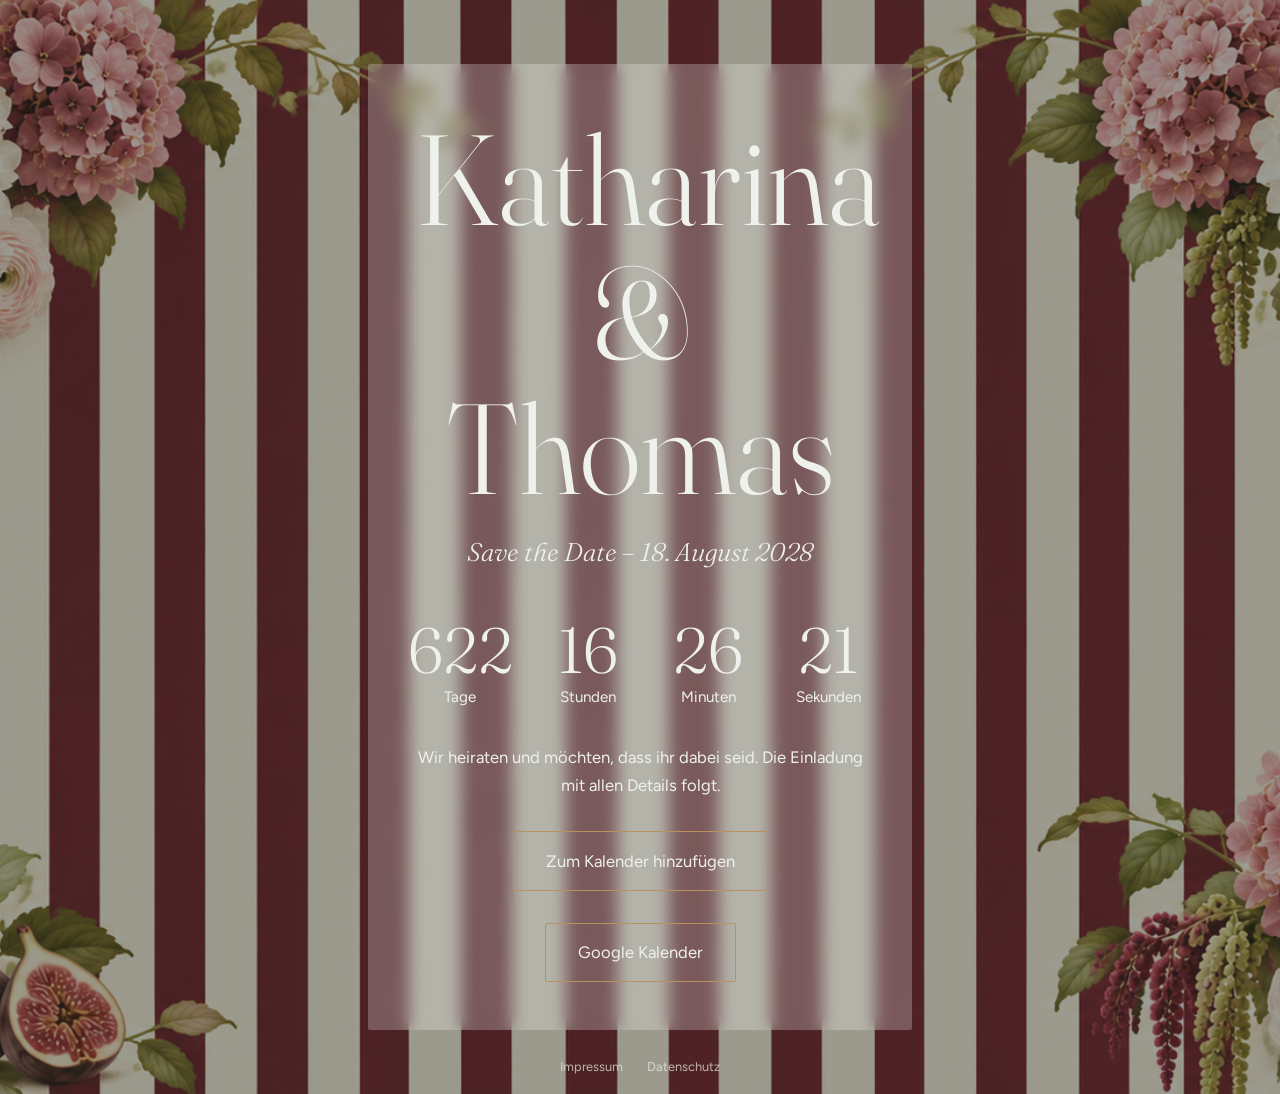
<file: index.html>
<!DOCTYPE html>
<html lang="de">
<head>
  <meta charset="utf-8">
  <meta name="viewport" content="width=device-width, initial-scale=1">
  <title>Katharina & Thomas – Save the Date</title>
  <link rel="stylesheet" href="css/design.css">
  <link rel="stylesheet" href="css/style.css">
</head>
<body>
<main>
  <section class="chapter chapter--center" id="start">
    <div class="chapter__bg"><img src="assets/images/start.jpg" alt="" onerror="this.remove()"></div>
    <div class="chapter__content panel">
      <h1>Katharina &amp; Thomas</h1>
      <p class="subtitle">Save the Date – 18. August 2028</p>

      <div class="countdown" data-date="2028-08-18T14:00:00" aria-live="off">
        <div><span data-unit="days">0</span>Tage</div>
        <div><span data-unit="hours">0</span>Stunden</div>
        <div><span data-unit="minutes">0</span>Minuten</div>
        <div><span data-unit="seconds">0</span>Sekunden</div>
      </div>

      <p style="margin-top:2rem">Wir heiraten und möchten, dass ihr dabei seid. Die Einladung mit allen Details folgt.</p>

      <div class="button-row">
        <a class="button" href="assets/save-the-date.ics" download>Zum Kalender hinzufügen</a>
        <a class="button" target="_blank" rel="noopener"
           href="https://calendar.google.com/calendar/event?action=TEMPLATE&tmeid=Mzkya2plZW11b2xxNWx0dDc3dGZqNHVsNnIgdGhvbS53ZWlzczUxQG0&tmsrc=thom.weiss51%40gmail.com">Google Kalender</a>
      </div>
    </div>

    <footer class="legal-links">
      <a href="impressum.html">Impressum</a>
      <a href="datenschutz.html">Datenschutz</a>
    </footer>
  </section>
</main>
<script src="js/main.js"></script>
</body>
</html>
</file>
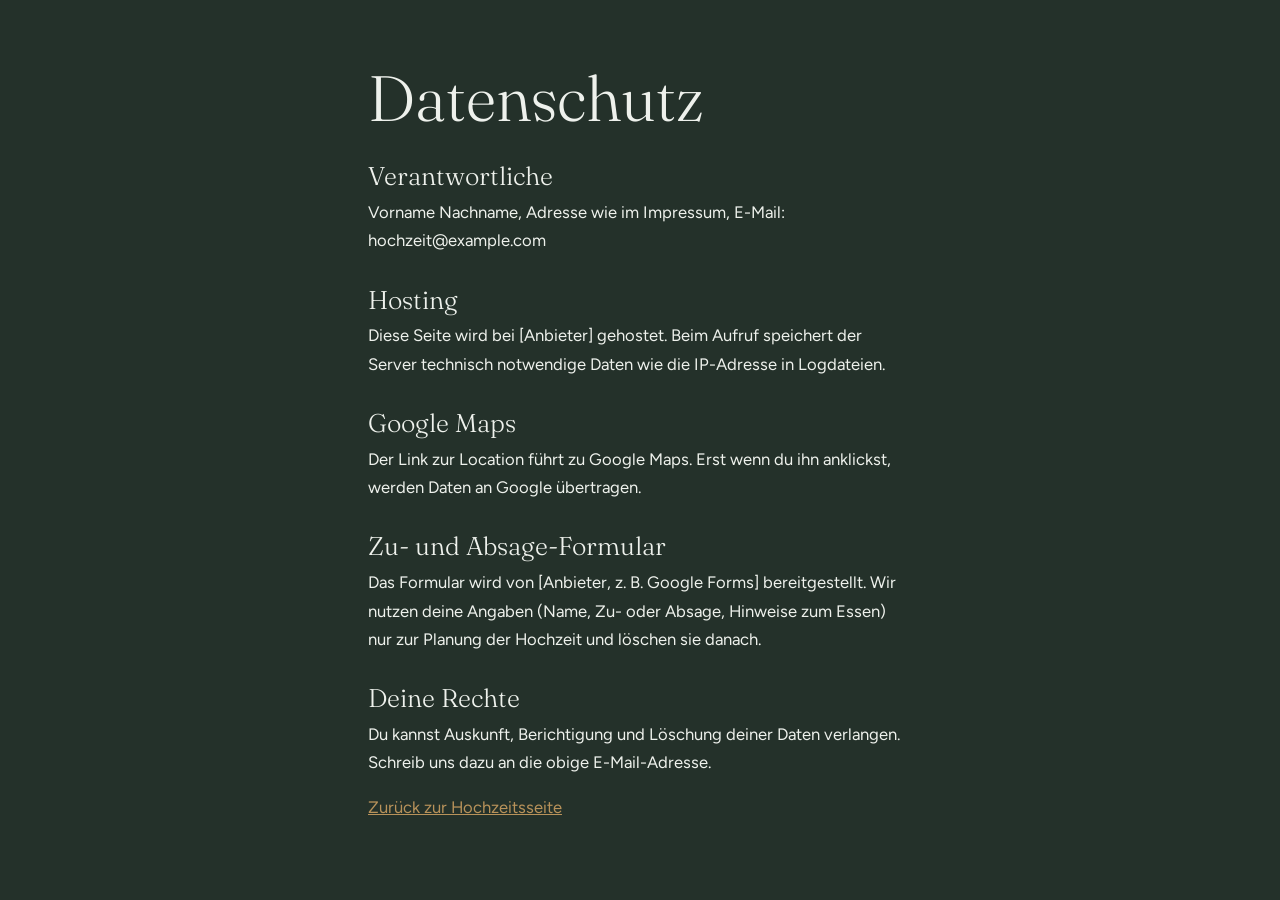
<file: datenschutz.html>
<!DOCTYPE html>
<html lang="de">
<head>
  <meta charset="utf-8">
  <meta name="viewport" content="width=device-width, initial-scale=1">
  <title>Datenschutz – Kathi & Thomas</title>
  <link rel="stylesheet" href="css/design.css">
  <link rel="stylesheet" href="css/style.css">
</head>
<body>
  <main class="legal-page">
    <h1>Datenschutz</h1>

    <h2>Verantwortliche</h2>
    <p>Vorname Nachname, Adresse wie im Impressum, E-Mail: hochzeit@example.com</p>

    <h2>Hosting</h2>
    <p>Diese Seite wird bei [Anbieter] gehostet. Beim Aufruf speichert der Server technisch notwendige Daten wie die IP-Adresse in Logdateien.</p>

    <h2>Google Maps</h2>
    <p>Der Link zur Location führt zu Google Maps. Erst wenn du ihn anklickst, werden Daten an Google übertragen.</p>

    <h2>Zu- und Absage-Formular</h2>
    <p>Das Formular wird von [Anbieter, z. B. Google Forms] bereitgestellt. Wir nutzen deine Angaben (Name, Zu- oder Absage, Hinweise zum Essen) nur zur Planung der Hochzeit und löschen sie danach.</p>

    <h2>Deine Rechte</h2>
    <p>Du kannst Auskunft, Berichtigung und Löschung deiner Daten verlangen. Schreib uns dazu an die obige E-Mail-Adresse.</p>

    <p><a href="index.html">Zurück zur Hochzeitsseite</a></p>
  </main>
</body>
</html>
</file>
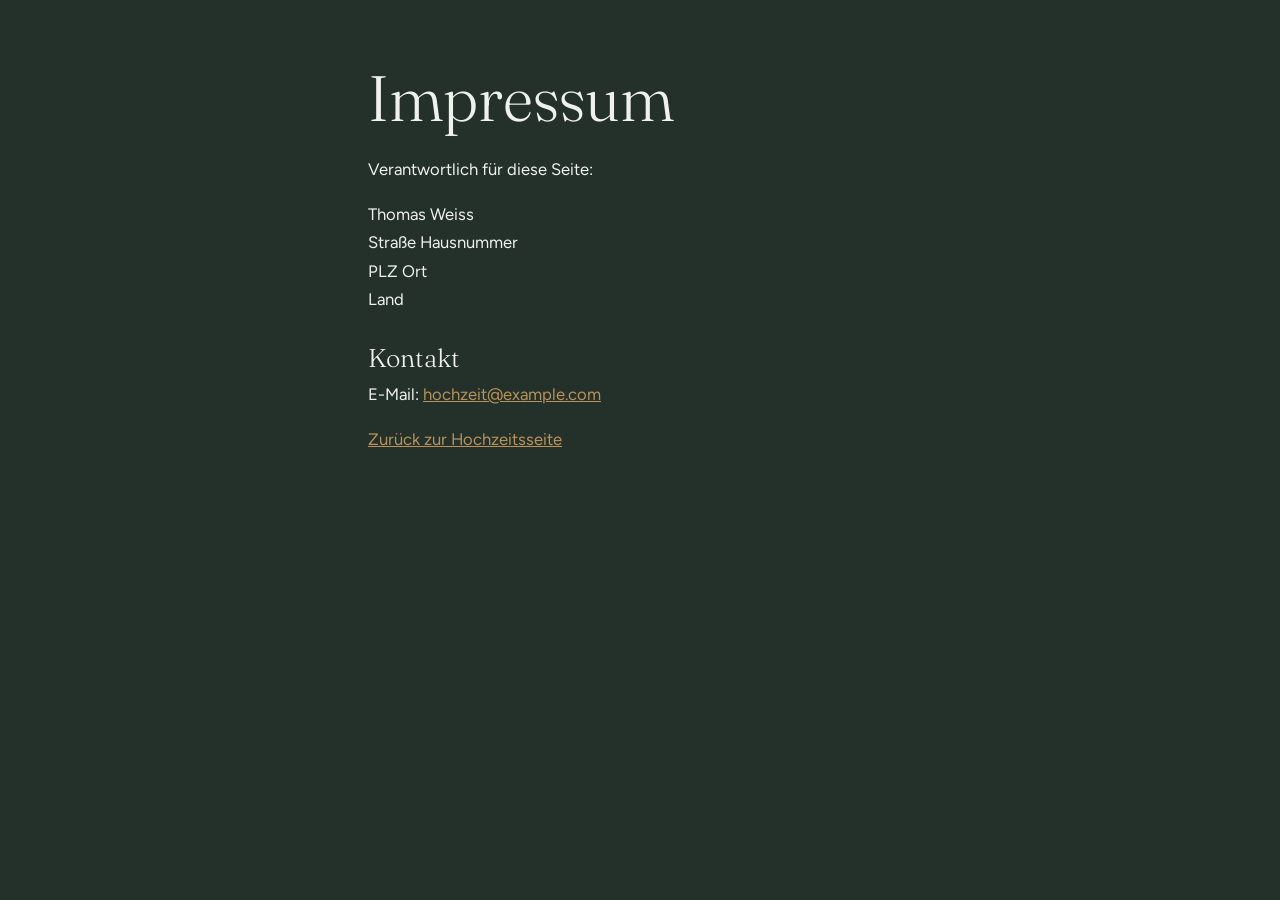
<file: impressum.html>
<!DOCTYPE html>
<html lang="de">
<head>
  <meta charset="utf-8">
  <meta name="viewport" content="width=device-width, initial-scale=1">
  <title>Impressum – Kathi & Thomas</title>
  <link rel="stylesheet" href="css/design.css">
  <link rel="stylesheet" href="css/style.css">
</head>
<body>
  <main class="legal-page">
    <h1>Impressum</h1>
    <p>Verantwortlich für diese Seite:</p>
    <p>Thomas Weiss<br>Straße Hausnummer<br>PLZ Ort<br>Land</p>
    <h2>Kontakt</h2>
    <p>E-Mail: <a href="mailto:hochzeit@example.com">hochzeit@example.com</a></p>
    <p><a href="index.html">Zurück zur Hochzeitsseite</a></p>
  </main>
</body>
</html>
</file>
<file: css/design.css>
/* ==========================================================
   DESIGNSPRACHE – hier änderst du Farben, Schriften, Abstände.
   Alle anderen Dateien nutzen nur diese Variablen.
   ========================================================== */
@import url("https://fonts.googleapis.com/css2?family=Fraunces:ital,opsz,wght@0,9..144,300;0,9..144,500;1,9..144,300&family=Figtree:wght@400;500&display=swap");

:root {
  /* Farben */
  --color-forest:  #24312A;  /* Tiefes Waldgrün – Hintergrund, Overlays */
  --color-sage:    #9DAF98;  /* Salbei – Akzentflächen */
  --color-mist:    #EEF1EC;  /* Kühles Weiß – Text auf Bildern */
  --color-brass:   #B8925A;  /* Messing – Linien, Buttons */
  --color-overlay: rgba(36, 49, 42, 0.45); /* Abdunklung über Bildern */
  --color-panel: rgba(255, 255, 255 , 0.25);  /* transparenter Block hinter dem Text */
  --panel-blur: 8px;                      /* Weichzeichnung des Hintergrunds, 0 = aus */

  /* Schriften */
  --font-display: "Fraunces", Georgia, serif;
  --font-body:    "Figtree", system-ui, sans-serif;

  /* Schriftgrößen */
  --text-hero:  clamp(3.2rem, 10vw, 8rem);
  --text-title: clamp(2.2rem, 5vw, 4rem);
  --text-body:  clamp(1rem, 1.3vw, 1.2rem);

  /* Abstände & Form */
  --space: clamp(1.5rem, 5vw, 4rem);
  --measure: 34rem;      /* max. Textbreite */
  --radius: 2px;
  --transition: 0.4s ease;
}
</file>
<file: css/style.css>
/* Layout – nutzt nur Variablen aus design.css */
*, *::before, *::after { box-sizing: border-box; margin: 0; }
html { scroll-snap-type: y mandatory; scroll-behavior: smooth; }
body { font-family: var(--font-body); font-size: var(--text-body); line-height: 1.7;
       color: var(--color-mist); background: var(--color-forest); }

/* Kapitel: immer volle Bildschirmhöhe */
.chapter { position: relative; min-height: 100vh; min-height: 100svh; scroll-snap-align: start;
           display: flex; align-items: center; padding: var(--space); overflow: hidden; }
.chapter__bg { position: absolute; inset: 0; z-index: -2;
               background: linear-gradient(160deg, var(--color-forest), var(--color-sage)); } /* Platzhalter ohne Bild */
.chapter__bg img, .chapter__bg video { width: 100%; height: 100%; object-fit: cover; }
.chapter::after { content: ""; position: absolute; inset: 0; z-index: -1; background: var(--color-overlay); }

.chapter__content { max-width: var(--measure); }
.chapter__content--wide { max-width: 60rem; }
.letters { display: grid; grid-template-columns: repeat(auto-fit, minmax(16rem, 1fr)); gap: var(--space); }
h3 { font-family: var(--font-display); font-style: italic; font-weight: 300; font-size: 1.8rem; margin-bottom: .4rem; }
.chapter--right .chapter__content { margin-left: auto; }
.chapter--center { justify-content: center; text-align: center; }

h1, h2 { font-family: var(--font-display); font-weight: 300; line-height: 1.05; }
h1 { font-size: var(--text-hero); }
h2 { font-size: var(--text-title); margin-bottom: 1.2rem; }
h2::after { content: ""; display: block; width: 3.5rem; height: 1px; background: var(--color-brass); margin-top: 1.2rem; }
.chapter--center h2::after { margin-inline: auto; }
.subtitle { font-family: var(--font-display); font-style: italic; font-weight: 300; font-size: 1.6rem; margin-top: 1rem; }
.countdown { display: flex; justify-content: center; gap: clamp(1rem, 4vw, 3rem); margin-top: 2.5rem; }
.countdown div { display: flex; flex-direction: column; align-items: center; min-width: 4.5rem; font-size: .95rem; }
.countdown span { font-family: var(--font-display); font-weight: 300; font-size: clamp(2.2rem, 6vw, 4rem);
                  line-height: 1.1; font-variant-numeric: tabular-nums; }
.countdown--done { font-family: var(--font-display); font-style: italic; font-size: 1.8rem; }
p + p { margin-top: 1em; }

.button { display: inline-block; margin-top: 2rem; padding: .9rem 2rem; color: var(--color-mist);
          border: 1px solid var(--color-brass); border-radius: var(--radius); text-decoration: none;
          transition: background var(--transition), color var(--transition); }
.button:hover, .button:focus-visible { background: var(--color-brass); color: var(--color-forest); }

/* Navigation oben */
.nav { position: fixed; top: 0; inset-inline: 0; z-index: 10; display: flex; justify-content: center;
       gap: clamp(1rem, 3vw, 2.5rem); padding: 1.2rem var(--space); }
.nav a { color: var(--color-mist); text-decoration: none; font-size: .95rem; opacity: .75;
         padding-bottom: .2rem; border-bottom: 1px solid transparent; transition: var(--transition); }
.nav a:hover, .nav a.is-active { opacity: 1; border-color: var(--color-brass); }

/* Punkte rechts */
.dots { position: fixed; right: 1.2rem; top: 50%; transform: translateY(-50%); z-index: 10; display: grid; gap: .9rem; }
.dots a { width: .6rem; height: .6rem; border-radius: 50%; border: 1px solid var(--color-mist); transition: var(--transition); }
.dots a.is-active { background: var(--color-brass); border-color: var(--color-brass); }

:focus-visible { outline: 2px solid var(--color-brass); outline-offset: 4px; }
@media (max-width: 600px) { .dots { display: none; } .nav { font-size: .85rem; gap: .9rem; flex-wrap: wrap; } }
@media (prefers-reduced-motion: reduce) { html { scroll-behavior: auto; } * { transition: none !important; } }
/* Zeitstrahl */
.timeline { list-style: none; padding: 0; margin-top: 2rem; position: relative; }
.timeline::before { content: ""; position: absolute; left: 4.6rem; top: .6rem; bottom: .6rem;
                    width: 1px; background: var(--color-brass); }
.timeline li { position: relative; display: grid; grid-template-columns: 4rem 1fr; column-gap: 1.6rem;
               padding-bottom: 1.4rem; }
.timeline li::before { content: ""; position: absolute; left: 4.6rem; top: .55rem; width: .7rem; height: .7rem;
                       border-radius: 50%; background: var(--color-brass); transform: translateX(-50%); }
.timeline time { grid-row: span 2; font-family: var(--font-display); font-size: 1.3rem; text-align: right; }
.timeline h3 { font-size: 1.4rem; margin: 0; grid-column: 2; padding-left: 1rem; }
.timeline p { grid-column: 2; padding-left: 1rem; font-size: .95em; }
.timeline li:last-child { padding-bottom: 0; }

/* Rechtliches, klein am unteren Rand */
.legal-links { position: absolute; bottom: 1rem; inset-inline: 0; display: flex; justify-content: center; gap: 1.5rem; font-size: .8rem; }
.legal-links a { color: var(--color-mist); opacity: .7; text-decoration: none; }
.legal-links a:hover, .legal-links a:focus-visible { opacity: 1; text-decoration: underline; }

/* Unterseiten Impressum/Datenschutz */
.legal-page { max-width: 42rem; margin: 0 auto; padding: var(--space); }
.legal-page h1 { font-size: var(--text-title); margin-bottom: 1.5rem; }
.legal-page h2 { font-size: 1.6rem; margin: 2rem 0 .5rem; }
.legal-page h2::after { display: none; }
.legal-page a { color: var(--color-brass); }

/* Transparenter Textblock für bessere Lesbarkeit */
.panel { background: var(--color-panel); padding: clamp(1.5rem, 4vw, 3rem); border-radius: var(--radius);
         -webkit-backdrop-filter: blur(var(--panel-blur)); backdrop-filter: blur(var(--panel-blur)); }
</file>
